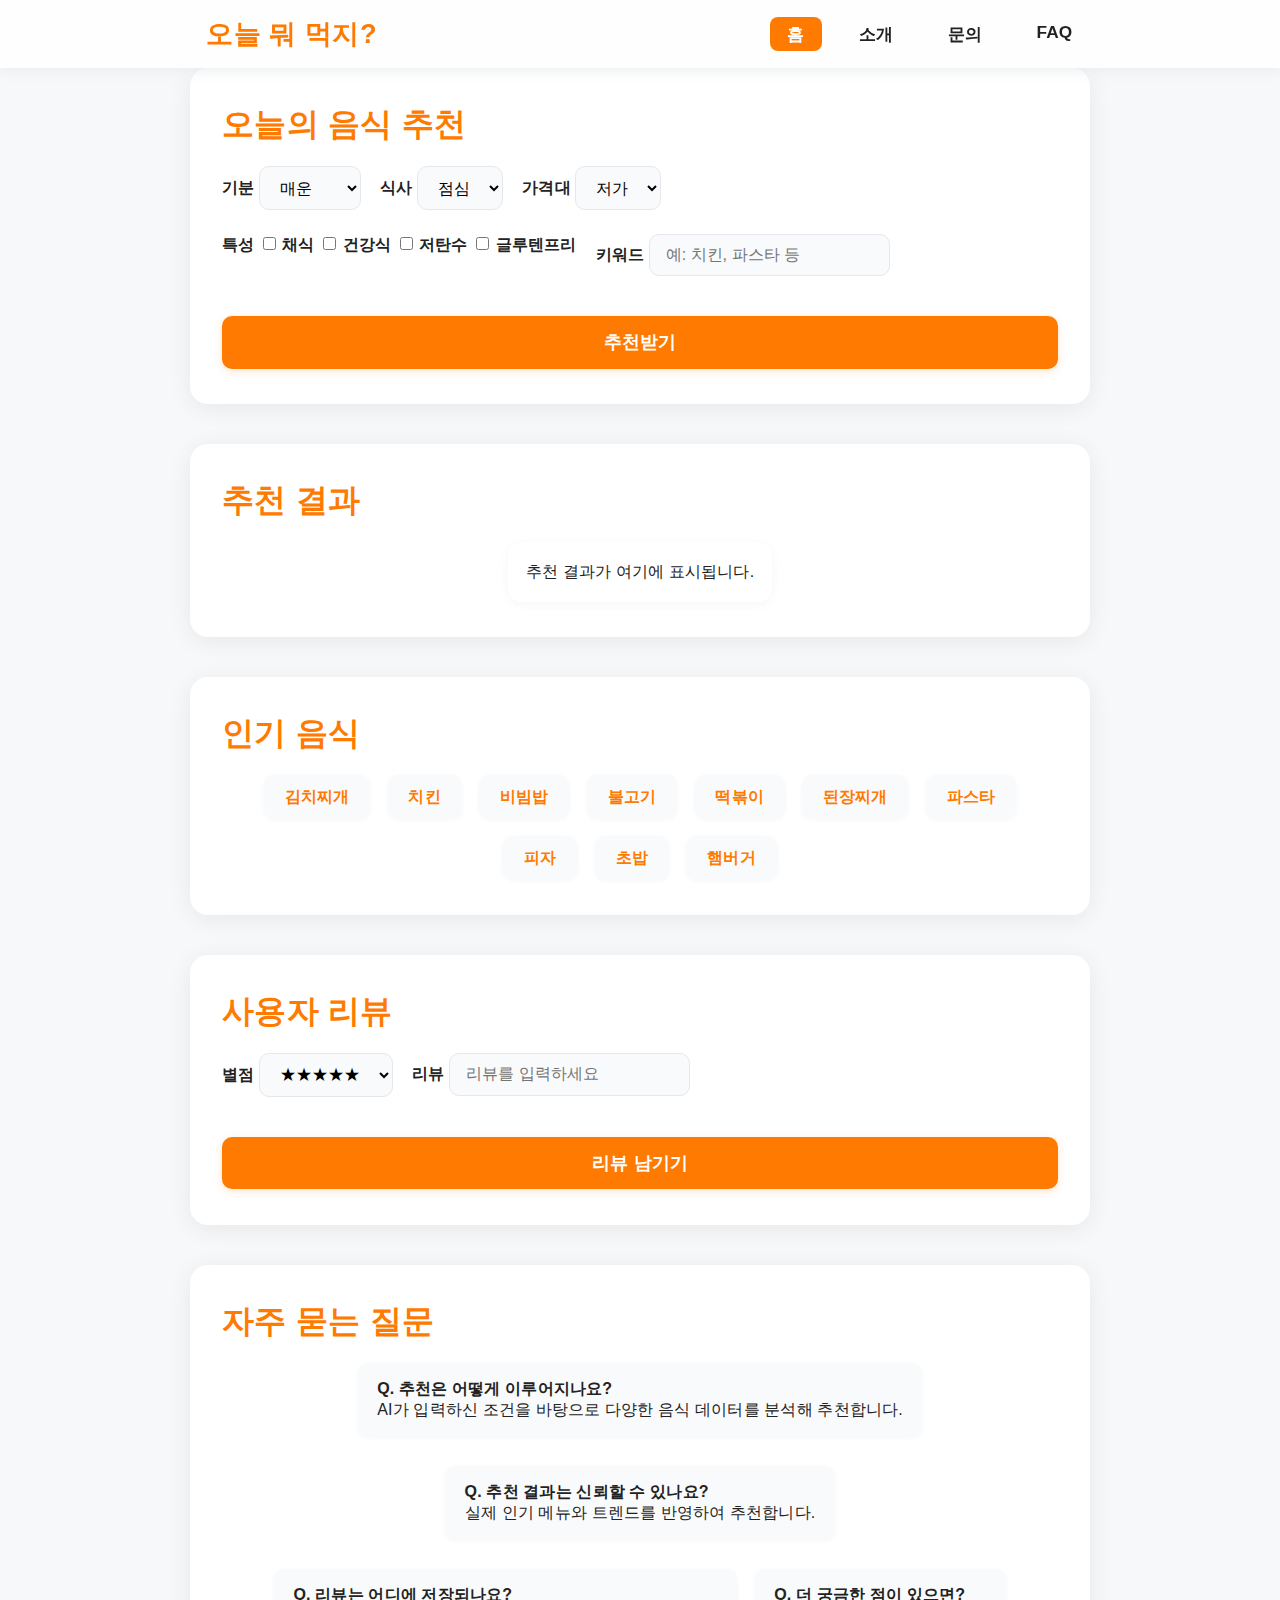
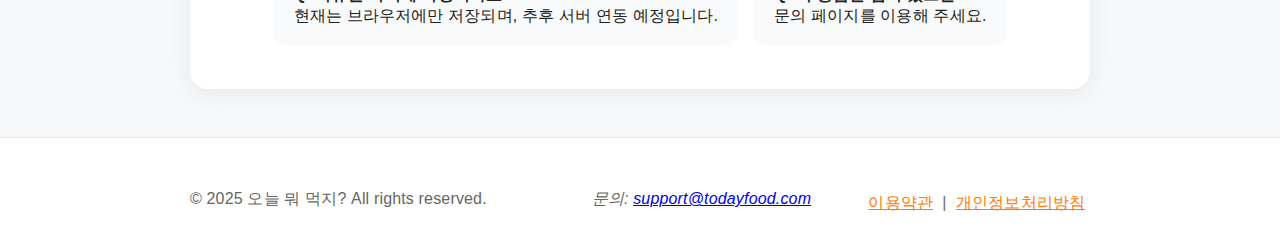
<file: index.html>
<!DOCTYPE html>
<html lang="ko">
  <head>
    <meta charset="UTF-8" />
    <meta name="viewport" content="width=device-width, initial-scale=1" />
    <title>오늘 뭐 먹지? | AI 음식 추천 서비스</title>
    <meta
      name="description"
      content="AI가 당신의 취향에 맞는 음식을 추천해주는 실제 서비스 스타일의 웹앱입니다."
    />
    <link rel="stylesheet" href="style.css" />
    <link rel="icon" href="favicon.ico" />
  </head>
  <body>
    <header>
      <div class="container header-inner">
        <h1>오늘 뭐 먹지?</h1>
        <nav>
          <a href="index.html" aria-current="page">홈</a>
          <a href="about.html">소개</a>
          <a href="contact.html">문의</a>
          <a href="faq.html">FAQ</a>
        </nav>
      </div>
    </header>

    <main class="container">
      <!-- 추천 폼 섹션 -->
      <section class="section">
        <div class="section-title">오늘의 음식 추천</div>
        <form id="recommendForm" class="recommend-form">
          <div class="form-row">
            <label
              >기분
              <select name="mood">
                <option value="spicy">매운</option>
                <option value="salty">짠</option>
                <option value="sweet">달콤한</option>
                <option value="sour">새콤한</option>
              </select>
            </label>
            <label
              >식사
              <select name="meal">
                <option value="breakfast">아침</option>
                <option value="lunch" selected>점심</option>
                <option value="dinner">저녁</option>
                <option value="snack">간식</option>
              </select>
            </label>
            <label
              >가격대
              <select name="price">
                <option value="low">저가</option>
                <option value="medium">중가</option>
                <option value="high">고가</option>
              </select>
            </label>
          </div>
          <div class="form-row">
            <label
              >특성 <input type="checkbox" name="diet" value="vegetarian" />채식
              <input type="checkbox" name="diet" value="healthy" />건강식
              <input type="checkbox" name="diet" value="lowcarb" />저탄수
              <input type="checkbox" name="diet" value="glutenfree" />글루텐프리
            </label>
            <label
              >키워드
              <input
                type="text"
                name="keyword"
                placeholder="예: 치킨, 파스타 등"
              />
            </label>
          </div>
          <button type="submit">추천받기</button>
        </form>
      </section>

      <!-- 추천 결과 섹션 -->
      <section class="section">
        <div class="section-title">추천 결과</div>
        <div id="resultList" class="result-list">
          <div class="food-card">
            <div class="food-title">추천 결과가 여기에 표시됩니다.</div>
          </div>
        </div>
      </section>

      <!-- 인기 음식 -->
      <section class="section">
        <div class="section-title">인기 음식</div>
        <ul class="popular-list">
          <li class="popular-item">김치찌개</li>
          <li class="popular-item">치킨</li>
          <li class="popular-item">비빔밥</li>
          <li class="popular-item">불고기</li>
          <li class="popular-item">떡볶이</li>
          <li class="popular-item">된장찌개</li>
          <li class="popular-item">파스타</li>
          <li class="popular-item">피자</li>
          <li class="popular-item">초밥</li>
          <li class="popular-item">햄버거</li>
        </ul>
      </section>

      <!-- 리뷰 섹션 -->
      <section class="section">
        <div class="section-title">사용자 리뷰</div>
        <form id="reviewForm" class="recommend-form">
          <div class="form-row">
            <label
              >별점
              <select name="rating">
                <option value="5">★★★★★</option>
                <option value="4">★★★★☆</option>
                <option value="3">★★★☆☆</option>
                <option value="2">★★☆☆☆</option>
                <option value="1">★☆☆☆☆</option>
              </select>
            </label>
            <label
              >리뷰
              <input
                type="text"
                name="reviewText"
                placeholder="리뷰를 입력하세요"
              />
            </label>
          </div>
          <button type="submit">리뷰 남기기</button>
        </form>
        <div id="reviews" class="review-list"></div>
      </section>

      <!-- FAQ 섹션 -->
      <section class="section">
        <div class="section-title">자주 묻는 질문</div>
        <ul class="faq-list">
          <li class="faq-item">
            <b>Q. 추천은 어떻게 이루어지나요?</b><br />AI가 입력하신 조건을
            바탕으로 다양한 음식 데이터를 분석해 추천합니다.
          </li>
          <li class="faq-item">
            <b>Q. 추천 결과는 신뢰할 수 있나요?</b><br />실제 인기 메뉴와
            트렌드를 반영하여 추천합니다.
          </li>
          <li class="faq-item">
            <b>Q. 리뷰는 어디에 저장되나요?</b><br />현재는 브라우저에만
            저장되며, 추후 서버 연동 예정입니다.
          </li>
          <li class="faq-item">
            <b>Q. 더 궁금한 점이 있으면?</b><br />문의 페이지를 이용해 주세요.
          </li>
        </ul>
      </section>
    </main>

    <footer>
      <div class="container footer-inner">
        <p>© 2025 오늘 뭐 먹지? All rights reserved.</p>
        <div class="social-links">
          <!-- 이미지 아이콘 제거 -->
        </div>
        <address>
          문의: <a href="mailto:support@todayfood.com">support@todayfood.com</a>
        </address>
        <div class="footer-links">
          <a href="#" class="footer-link">이용약관</a> |
          <a href="#" class="footer-link">개인정보처리방침</a>
        </div>
      </div>
    </footer>
    <script src="script.js"></script>
  </body>
</html>
</file>
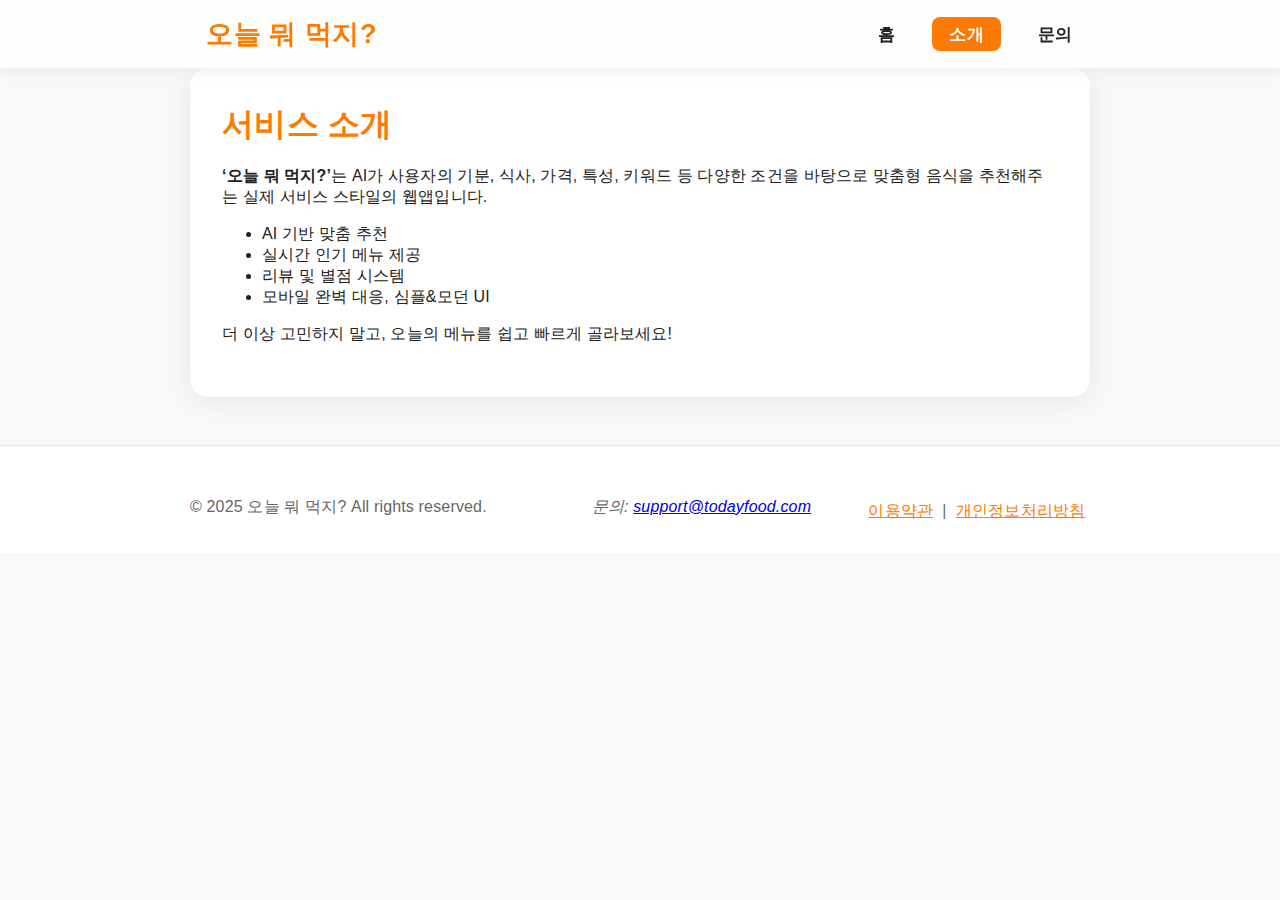
<file: about.html>
<!DOCTYPE html>
<html lang="ko">
  <head>
    <meta charset="UTF-8" />
    <meta name="viewport" content="width=device-width, initial-scale=1.0" />
    <title>소개 - 오늘 뭐 먹지?</title>
    <link rel="stylesheet" href="style.css" />
    <link rel="icon" href="favicon.ico" />
  </head>
  <body>
    <header>
      <div class="container header-inner">
        <h1>오늘 뭐 먹지?</h1>
        <nav>
          <a href="index.html">홈</a>
          <a href="about.html" aria-current="page">소개</a>
          <a href="contact.html">문의</a>
        </nav>
      </div>
    </header>
    <main class="container">
      <section class="section">
        <div class="section-title">서비스 소개</div>
        <div class="about-card">
          <p>
            <b>‘오늘 뭐 먹지?’</b>는 AI가 사용자의 기분, 식사, 가격, 특성,
            키워드 등 다양한 조건을 바탕으로 맞춤형 음식을 추천해주는 실제
            서비스 스타일의 웹앱입니다.
          </p>
          <ul class="about-list">
            <li>AI 기반 맞춤 추천</li>
            <li>실시간 인기 메뉴 제공</li>
            <li>리뷰 및 별점 시스템</li>
            <li>모바일 완벽 대응, 심플&모던 UI</li>
          </ul>
          <p>더 이상 고민하지 말고, 오늘의 메뉴를 쉽고 빠르게 골라보세요!</p>
        </div>
      </section>
    </main>
    <footer>
      <div class="container footer-inner">
        <p>© 2025 오늘 뭐 먹지? All rights reserved.</p>
        <div class="social-links">
          <!-- 이미지 아이콘 제거 -->
        </div>
        <address>
          문의: <a href="mailto:support@todayfood.com">support@todayfood.com</a>
        </address>
        <div class="footer-links">
          <a href="#" class="footer-link">이용약관</a> |
          <a href="#" class="footer-link">개인정보처리방침</a>
        </div>
      </div>
    </footer>
  </body>
</html>
</file>
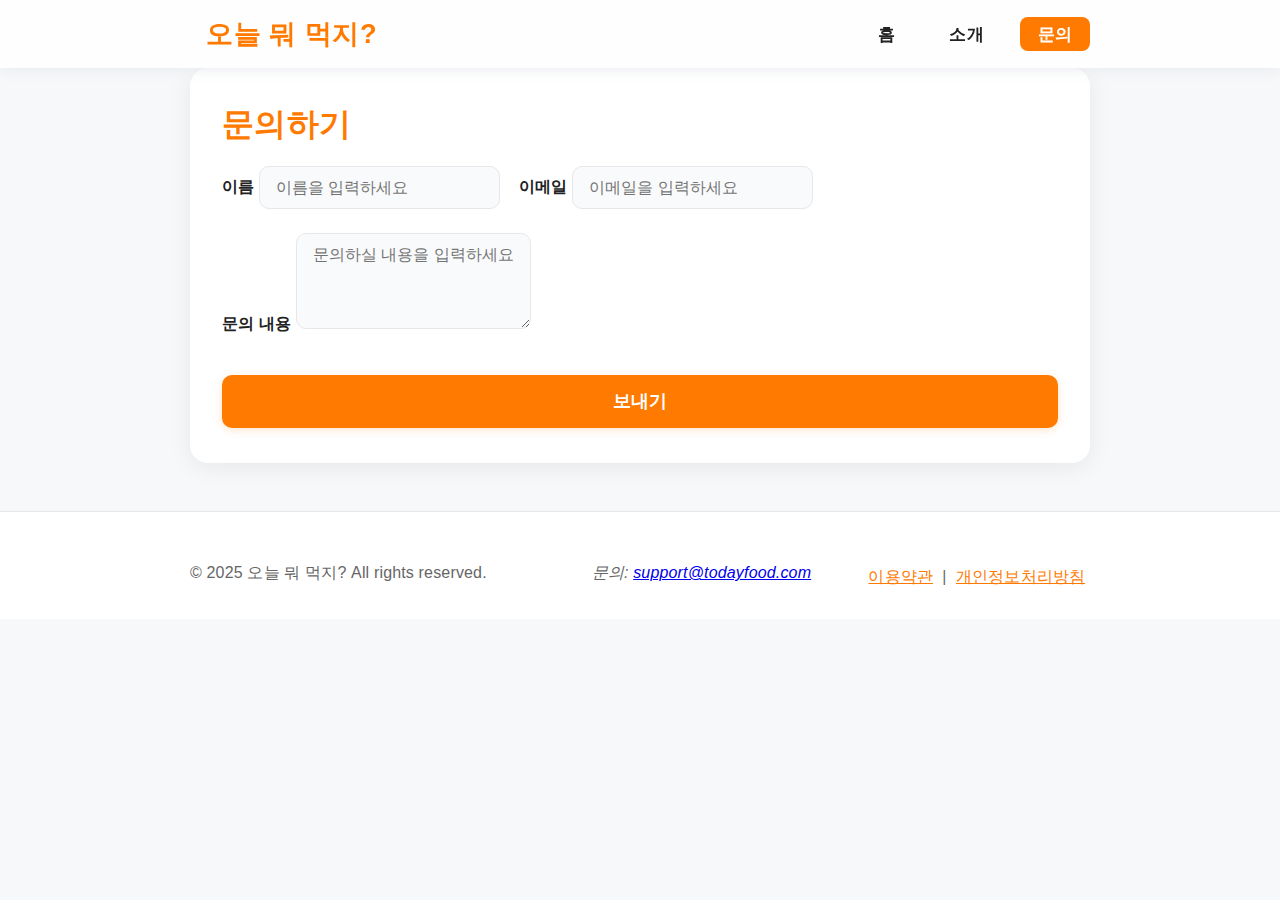
<file: contact.html>
<!DOCTYPE html>
<html lang="ko">
  <head>
    <meta charset="UTF-8" />
    <meta name="viewport" content="width=device-width, initial-scale=1.0" />
    <title>문의하기 - 오늘 뭐 먹지?</title>
    <link rel="stylesheet" href="style.css" />
    <link rel="icon" href="favicon.ico" />
  </head>
  <body>
    <header>
      <div class="container header-inner">
        <h1>오늘 뭐 먹지?</h1>
        <nav>
          <a href="index.html">홈</a>
          <a href="about.html">소개</a>
          <a href="contact.html" aria-current="page">문의</a>
        </nav>
      </div>
    </header>
    <main class="container">
      <section class="section">
        <div class="section-title">문의하기</div>
        <form class="recommend-form">
          <div class="form-row">
            <label
              >이름
              <input
                type="text"
                name="name"
                placeholder="이름을 입력하세요"
                required
              />
            </label>
            <label
              >이메일
              <input
                type="text"
                name="email"
                placeholder="이메일을 입력하세요"
                required
              />
            </label>
          </div>
          <div class="form-row">
            <label
              >문의 내용
              <textarea
                name="message"
                rows="4"
                placeholder="문의하실 내용을 입력하세요"
                required
              ></textarea>
            </label>
          </div>
          <button type="submit">보내기</button>
        </form>
      </section>
    </main>
    <footer>
      <div class="container footer-inner">
        <p>© 2025 오늘 뭐 먹지? All rights reserved.</p>
        <div class="social-links">
          <!-- 이미지 아이콘 제거 -->
        </div>
        <address>
          문의: <a href="mailto:support@todayfood.com">support@todayfood.com</a>
        </address>
        <div class="footer-links">
          <a href="#" class="footer-link">이용약관</a> |
          <a href="#" class="footer-link">개인정보처리방침</a>
        </div>
      </div>
    </footer>
  </body>
</html>
</file>
<file: style.css>
/* ====== 실제 서비스 느낌의 Modern WebApp 스타일 ====== */
:root {
  --main-bg: #f7f8fa;
  --card-bg: #fff;
  --primary: #ff7a00;
  --primary-dark: #e05d00;
  --accent: #00bfae;
  --text-main: #222;
  --text-sub: #666;
  --border: #e5e7eb;
  --radius: 18px;
  --shadow: 0 4px 24px rgba(0, 0, 0, 0.07);
  --header-height: 68px;
}

body {
  font-family: 'Pretendard', 'Noto Sans KR', 'Inter', Arial, sans-serif;
  background: var(--main-bg);
  color: var(--text-main);
  margin: 0;
  padding: 0;
  min-height: 100vh;
  letter-spacing: 0.01em;
}

.container {
  width: 100%;
  max-width: 900px;
  margin: 0 auto;
  padding: 0 1.5rem;
}

header {
  position: sticky;
  top: 0;
  z-index: 100;
  background: rgba(255, 255, 255, 0.85);
  backdrop-filter: blur(8px);
  box-shadow: 0 2px 12px #e5e7ebcc;
  height: var(--header-height);
  display: flex;
  align-items: center;
}
.header-inner {
  display: flex;
  align-items: center;
  justify-content: space-between;
  width: 100%;
  height: var(--header-height);
}
.logo {
  width: 44px;
  height: 44px;
  border-radius: 12px;
  object-fit: cover;
  background: var(--main-bg);
  box-shadow: 0 2px 8px #e5e7eb88;
}
header h1 {
  font-size: 1.7rem;
  font-weight: 900;
  margin: 0 0 0 1rem;
  color: var(--primary);
  letter-spacing: 0.02em;
}
nav {
  display: flex;
  gap: 1.2rem;
}
nav a {
  color: var(--text-main);
  text-decoration: none;
  font-weight: 700;
  font-size: 1.08rem;
  padding: 0.3rem 1.1rem;
  border-radius: 8px;
  transition: background 0.2s, color 0.2s;
}
nav a[aria-current],
nav a:hover {
  background: var(--primary);
  color: #fff;
}

main {
  margin: 2.5rem 0 3.5rem 0;
}

.section {
  background: var(--card-bg);
  border-radius: var(--radius);
  box-shadow: var(--shadow);
  padding: 2.2rem 2rem;
  margin-bottom: 2.5rem;
  transition: box-shadow 0.2s;
}
.section:hover {
  box-shadow: 0 8px 32px #e5e7ebcc;
}
.section-title {
  font-size: 2rem;
  font-weight: 900;
  color: var(--primary);
  margin-bottom: 1.2rem;
  letter-spacing: 0.01em;
}

/* 추천 폼 */
.recommend-form {
  display: flex;
  flex-direction: column;
  gap: 1.2rem;
}
.form-row {
  display: flex;
  gap: 1.2rem;
  flex-wrap: wrap;
}
label {
  font-weight: 600;
  color: var(--text-main);
  margin-bottom: 0.3rem;
}
input[type='text'],
select,
textarea {
  border: 1.5px solid var(--border);
  border-radius: 10px;
  padding: 0.7rem 1rem;
  font-size: 1rem;
  background: #f9fafb;
  transition: border 0.2s, box-shadow 0.2s;
  font-family: inherit;
}
input[type='text']:focus,
select:focus,
textarea:focus {
  border: 1.5px solid var(--primary);
  outline: none;
  box-shadow: 0 0 0 2px #ff7a0022;
}
input[type='radio'],
input[type='checkbox'] {
  accent-color: var(--primary);
  margin-right: 0.4rem;
}

button {
  background: var(--primary);
  color: #fff;
  border: none;
  border-radius: 10px;
  padding: 0.9rem 2.2rem;
  font-size: 1.13rem;
  font-weight: 900;
  cursor: pointer;
  transition: background 0.2s, box-shadow 0.2s, transform 0.1s;
  box-shadow: 0 2px 8px #ff7a0033;
  margin-top: 1rem;
}
button:hover {
  background: var(--primary-dark);
  transform: translateY(-2px) scale(1.03);
}

/* 추천 결과 카드 */
.result-list {
  display: flex;
  flex-wrap: wrap;
  gap: 1.5rem;
  justify-content: center;
}
.food-card {
  background: #fff;
  border-radius: 14px;
  box-shadow: 0 2px 12px #e5e7eb55;
  padding: 1.2rem 1.1rem;
  min-width: 220px;
  max-width: 260px;
  display: flex;
  flex-direction: column;
  align-items: center;
  transition: box-shadow 0.2s, transform 0.15s;
  /* 이미지 제거 후 텍스트 중심 정렬 */
  justify-content: center;
}
.food-card:hover {
  box-shadow: 0 8px 32px #ff7a0033;
  transform: scale(1.04);
}
/* .food-img { 이미지 관련 스타일 전체 삭제 }
.food-title {
  font-size: 1.13rem;
  font-weight: 800;
  color: var(--primary);
  margin: 0.2rem 0 0.3rem 0;
  text-align: center;
}
.food-desc {
  color: var(--text-sub);
  font-size: 0.98rem;
  margin-bottom: 0.2rem;
  text-align: center;
}
.food-meta {
  font-size: 0.93rem;
  color: var(--accent);
  margin-bottom: 0.1rem;
  text-align: center;
}

/* 인기 음식, 리뷰, FAQ 등 */
.popular-list,
.review-list,
.faq-list {
  display: flex;
  flex-wrap: wrap;
  gap: 1.1rem;
  padding: 0;
  margin: 0;
  list-style: none;
  justify-content: center;
}
.popular-item {
  background: #f9fafb;
  border-radius: 10px;
  padding: 0.7rem 1.3rem;
  font-weight: 700;
  color: var(--primary);
  box-shadow: 0 1px 4px #e5e7eb55;
  transition: background 0.2s, color 0.2s, transform 0.1s;
  cursor: pointer;
}
.popular-item:hover {
  background: var(--primary);
  color: #fff;
  transform: scale(1.06);
}
.review-card {
  background: #f9fafb;
  border-radius: 10px;
  box-shadow: 0 1px 4px #e5e7eb55;
  padding: 1rem 1.2rem;
  margin-bottom: 0.7rem;
  min-width: 200px;
}
.review-stars {
  color: #ffb300;
  font-size: 1.1rem;
  margin-right: 0.3rem;
}
.faq-item {
  background: #f9fafb;
  border-radius: 10px;
  box-shadow: 0 1px 4px #e5e7eb55;
  padding: 1rem 1.2rem;
  margin-bottom: 0.7rem;
  min-width: 200px;
}

/* 푸터 */
footer {
  background: #fff;
  color: var(--text-sub);
  text-align: center;
  padding: 2.2rem 0 1.2rem 0;
  font-size: 1rem;
  border-top: 1.5px solid var(--border);
  margin-top: 3rem;
}
.footer-inner {
  max-width: 900px;
  margin: 0 auto;
  display: flex;
  flex-wrap: wrap;
  align-items: center;
  justify-content: space-between;
  gap: 1.2rem;
  padding: 0 1.5rem;
}
.social-links a img {
  width: 28px;
  height: 28px;
  margin: 0 0.2rem;
  filter: grayscale(0.2) brightness(0.95);
  transition: filter 0.2s, transform 0.15s;
}
.social-links a:hover img {
  filter: grayscale(0) brightness(1.1);
  transform: scale(1.13);
}
.footer-links {
  margin-top: 0.5rem;
  font-size: 0.98rem;
}
.footer-link {
  color: var(--primary);
  text-decoration: underline;
  margin: 0 0.3rem;
  transition: color 0.2s;
}
.footer-link:hover {
  color: var(--accent);
}

@media (max-width: 700px) {
  .container {
    padding: 0 0.5rem;
  }
  .section {
    padding: 1.2rem 0.5rem;
  }
  .header-inner,
  .footer-inner {
    flex-direction: column;
    gap: 0.7rem;
    align-items: flex-start;
  }
  nav {
    gap: 0.5rem;
  }
  .result-list {
    flex-direction: column;
    gap: 1rem;
  }
}
</file>
